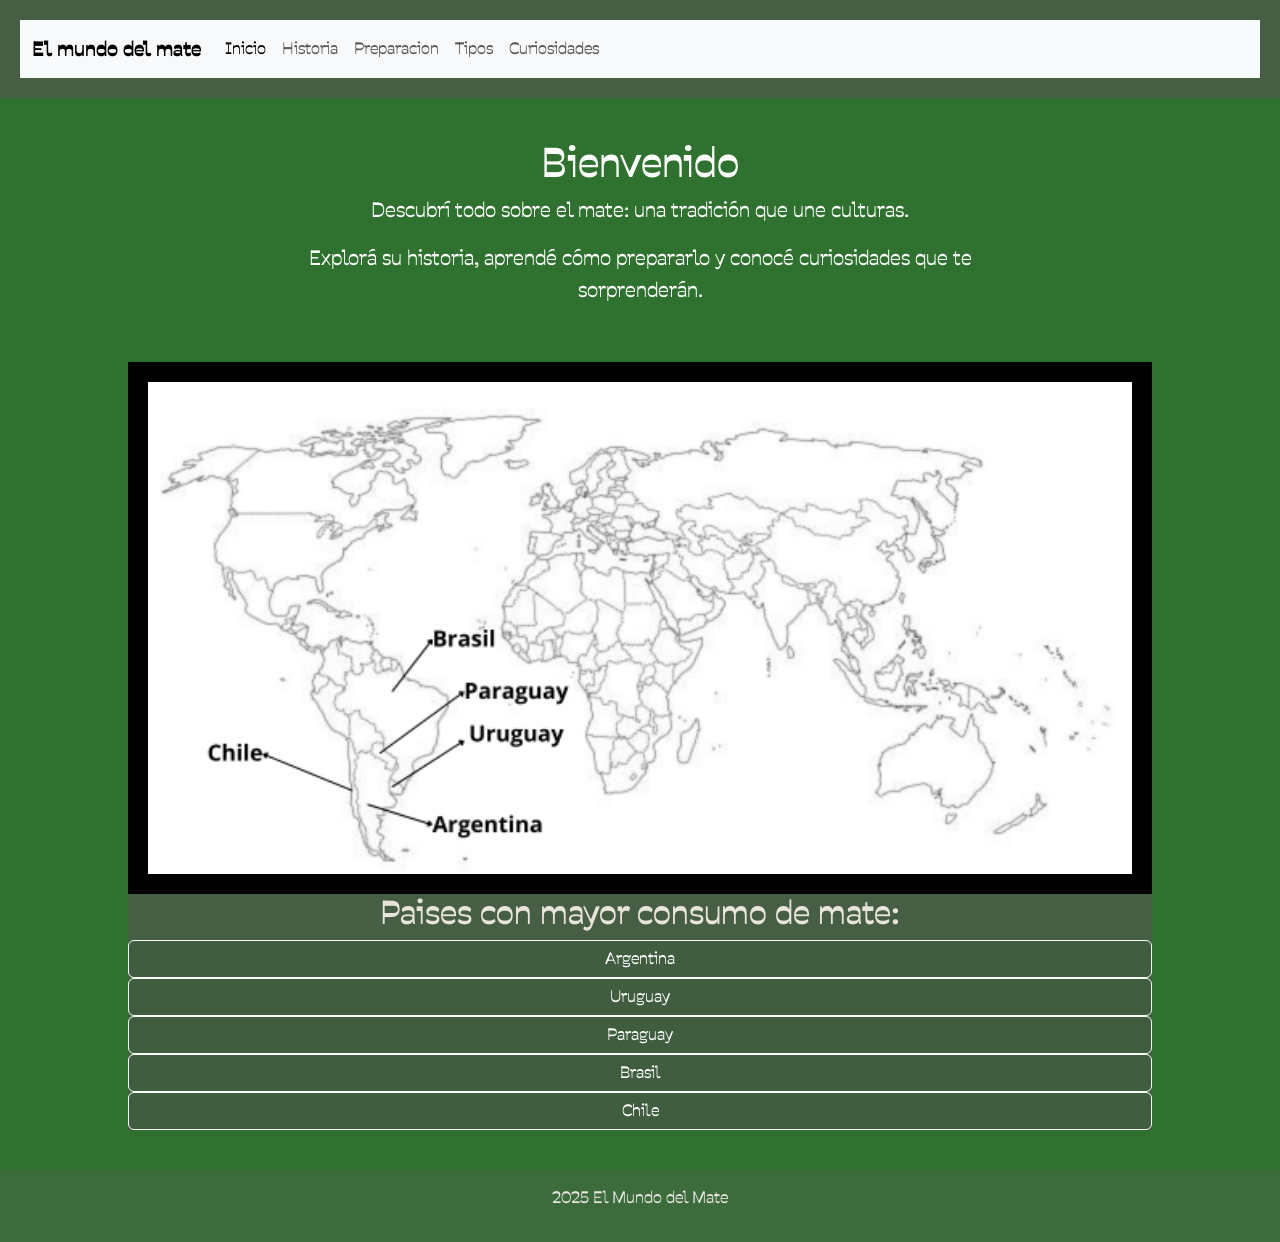
<file: index.html>
<!DOCTYPE html>
<html lang="es">
<head>
  <meta charset="UTF-8">
  <meta name="viewport" content="width=device-width, initial-scale=1.0">
    <meta name="description" content="Descubrí todo sobre el mate: historia, preparación, tipos y curiosidades de una tradición que une culturas.">
  <meta name="keywords" content="mate, yerba mate, historia del mate, preparación mate, tipos de mate, curiosidades mate, tradición sudamericana">
  <title>El Mundo del Mate</title>
  <link href="https://cdn.jsdelivr.net/npm/bootstrap@5.3.7/dist/css/bootstrap.min.css" rel="stylesheet" integrity="sha384-LN+7fdVzj6u52u30Kp6M/trliBMCMKTyK833zpbD+pXdCLuTusPj697FH4R/5mcr" crossorigin="anonymous">
 <link rel="preconnect" href="https://fonts.googleapis.com">
<link rel="preconnect" href="https://fonts.gstatic.com" crossorigin>
<link href="https://fonts.googleapis.com/css2?family=Oswald:wght@200..700&family=Parastoo:wght@400..700&family=Savate:ital,wght@0,200..900;1,200..900&family=UoqMunThenKhung&family=WDXL+Lubrifont+SC&display=swap" rel="stylesheet">
 <link rel="stylesheet" href="css/styles.css">
<body id="fondoMate">
  <header>
    <nav class="navbar navbar-expand-lg bg-body-tertiary">
      <div class="container-fluid">
        <a class="navbar-brand" href="#">El mundo del mate</a>
        <button class="navbar-toggler" type="button" data-bs-toggle="collapse" data-bs-target="#navbarNavAltMarkup" aria-controls="navbarNavAltMarkup" aria-expanded="false" aria-label="Toggle navigation">
          <span class="navbar-toggler-icon"></span>
       </button>
       <div class="collapse navbar-collapse" id="navbarNavAltMarkup">
          <div class="navbar-nav">
            <a class="nav-link active" aria-current="page" href="#">Inicio</a>
            <a class="nav-link" href="./paginas/historia.html">Historia</a>
            <a class="nav-link" href="./paginas/preparacion.html">Preparacion</a>
            <a class="nav-link" href="./paginas/tipos.html">Tipos</a>
            <a class="nav-link" href="./paginas/curiosidades.html">Curiosidades</a>
         </div>
       </div>
     </div>
   </nav>
 </header>
 <main>
    <h2 class="agrandarTitulo">Bienvenido</h2>
    <p class="parrafoImportante">Descubrí todo sobre el mate: una tradición que une culturas.</p>
    <p class="parrafoImportante">Explorá su historia, aprendé cómo prepararlo y conocé curiosidades que te sorprenderán.</p>
  </main>
  <div>
    <img src="./img/mapaMundo.png" alt="mapa mundo">
    <article class="d-flex flex-column ">
      <h2>Paises con mayor consumo de mate:</h2>
    <!-- boton 1  -->
    <div>
        <button class="btn btn-primary" type="button" data-bs-toggle="collapse" data-bs-target="#collapse1" aria-expanded="false" aria-controls="collapse1">
          Argentina
        </button>
      <div>
        <div class="collapse collapse-horizontal" id="collapse1">
          <div class="card card-body  text-success" >
             -Es el mayor consumidor mundial de yerba mate.Más del 90% de la población consume mate con regularidad.Consumo anual per cápita: ~6,5 kg por persona (de yerba seca).El mate es parte del día a día, se toma en casa, en el trabajo, en parques, y es un fuerte símbolo de amistad y reunión.
          </div>
        </div>
      </div>
    </div>

    <!-- boton 2 -->
    <div>
        <button class="btn btn-secondary" type="button" data-bs-toggle="collapse" data-bs-target="#collapse2" aria-expanded="false" aria-controls="collapse2">
         Uruguay
        </button>
      <div>
        <div class="collapse collapse-horizontal" id="collapse2">
          <div class="card card-body text-success">
            -Es el país con mayor consumo per cápita del mundo, con unos 8-10 kg de yerba mate por persona al año.Es muy común ver a los uruguayos caminando con termo y mate bajo el brazo.Incluso tienen regulaciones laborales que permiten hacer pausas para cebar mate
          </div>
        </div>
      </div>
    </div>

    <!-- boton 3 -->
    <div>
        <button class="btn btn-success" type="button" data-bs-toggle="collapse" data-bs-target="#collapse3" aria-expanded="false" aria-controls="collapse3">
          Paraguay
        </button>
      <div>
        <div class="collapse collapse-horizontal" id="collapse3">
          <div class="card card-body text-success">
            -También altísimo consumo, aunque prefieren mucho el tereré, que es la yerba mate preparada con agua fría y a veces con hierbas medicinales o jugo.El mate caliente también se toma, especialmente en invierno.
          </div>
        </div>
      </div>
    </div>

    <!-- boton 4 -->
    <div>
        <button class="btn btn-warning" type="button" data-bs-toggle="collapse" data-bs-target="#collapse4" aria-expanded="false" aria-controls="collapse4">
          Brasil
        </button>
      <div>
        <div class="collapse collapse-horizontal" id="collapse4">
          <div class="card card-body text-success">
             -Se toma sobre todo en los estados del sur (Rio Grande do Sul, Paraná, Santa Catarina), donde el chimarrão es la versión local del mate.Tienen su propia forma de cebar, con un sabor generalmente más suave, y usan calabazas y bombillas características
          </div>
        </div>
      </div>
    </div>

    <!-- boton 5 -->
    <div>
        <button class="btn btn-dark" type="button" data-bs-toggle="collapse" data-bs-target="#collapse5" aria-expanded="false" aria-controls="collapse5">
          Chile
        </button>
      <div>
        <div class="collapse collapse-horizontal" id="collapse5">
          <div class="card card-body text-success">
             -Hay consumo, aunque no tan masivo. Se concentra más en la zona sur (especialmente en Magallanes y la Araucanía).Muchos chilenos toman mate influenciados por costumbres argentinas.
          </div>
        </div>
      </div>
    </div>
   </article> 
   </div>
 <footer>
    <p>2025 El Mundo del Mate</p>
 </footer>
 <script src="https://cdn.jsdelivr.net/npm/bootstrap@5.3.7/dist/js/bootstrap.bundle.min.js" integrity="sha384-ndDqU0Gzau9qJ1lfW4pNLlhNTkCfHzAVBReH9diLvGRem5+R9g2FzA8ZGN954O5Q" crossorigin="anonymous"></script>
</body>
</html>
</file>
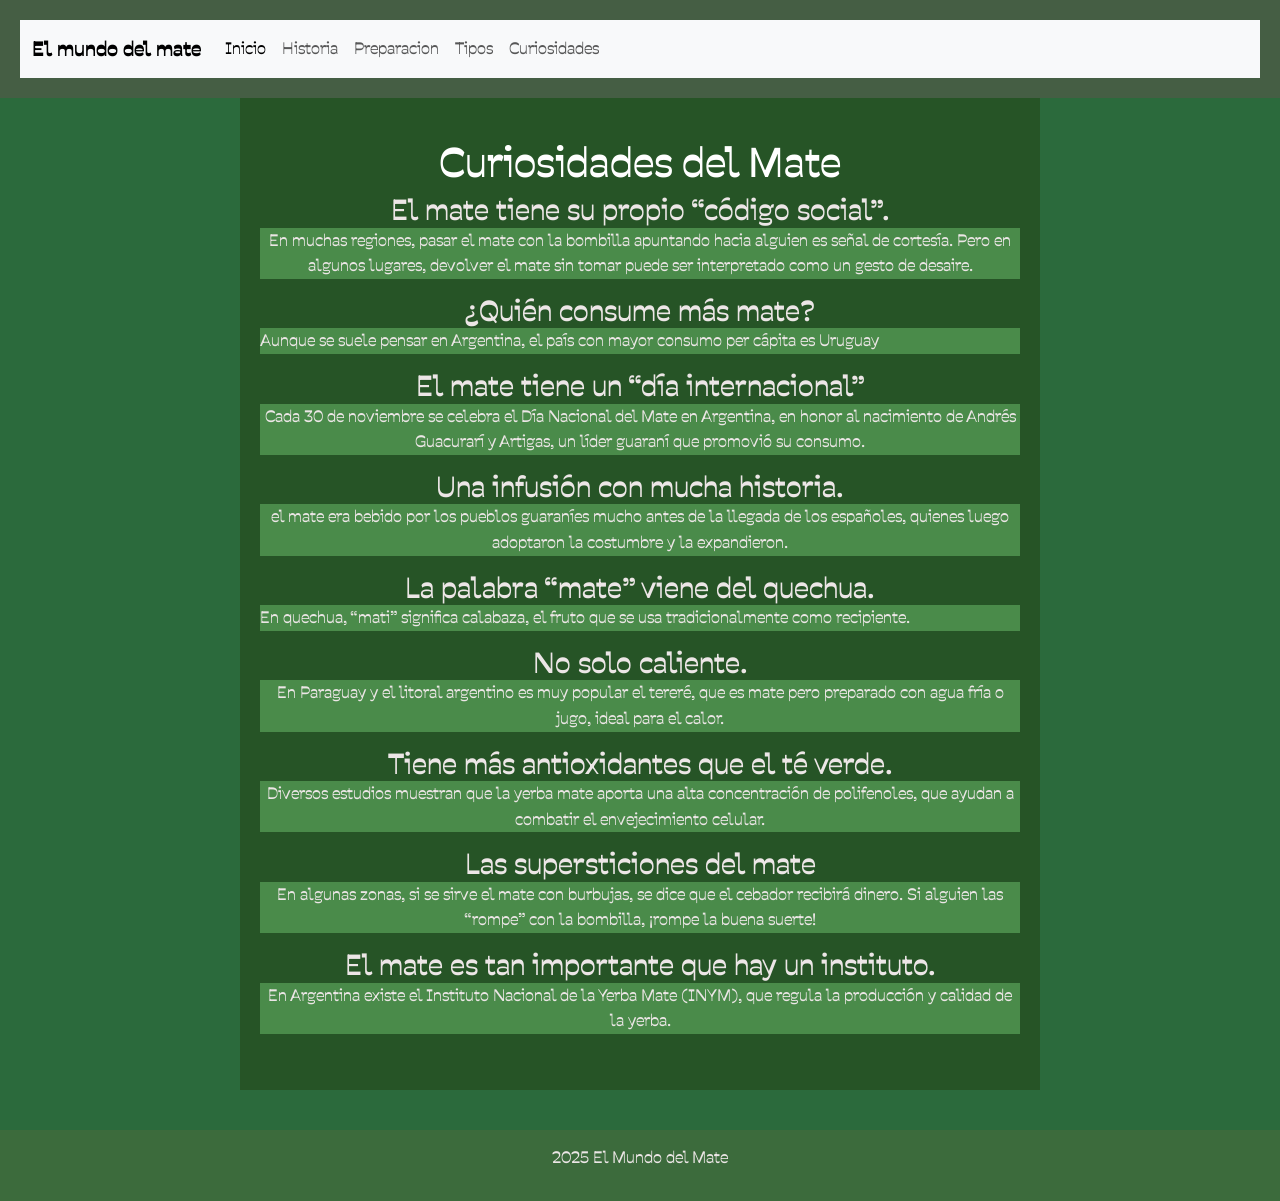
<file: paginas/curiosidades.html>
<!DOCTYPE html>
<html lang="en">
<head>
    <meta charset="UTF-8">
    <meta name="viewport" content="width=device-width, initial-scale=1.0">
    <title>curiosidades</title>
    <link href="https://cdn.jsdelivr.net/npm/bootstrap@5.3.7/dist/css/bootstrap.min.css" rel="stylesheet" integrity="sha384-LN+7fdVzj6u52u30Kp6M/trliBMCMKTyK833zpbD+pXdCLuTusPj697FH4R/5mcr" crossorigin="anonymous">
    <link rel="stylesheet" href="../css/styles.css">
     <link rel="preconnect" href="https://fonts.googleapis.com">
    <link rel="preconnect" href="https://fonts.gstatic.com" crossorigin>
    <link href="https://fonts.googleapis.com/css2?family=Oswald:wght@200..700&family=Parastoo:wght@400..700&family=Savate:ital,wght@0,200..900;1,200..900&family=UoqMunThenKhung&family=WDXL+Lubrifont+SC&display=swap" rel="stylesheet">
</head>
<body>
   <header>
     <nav class="navbar navbar-expand-lg bg-body-tertiary">
         <div class="container-fluid">
           <a class="navbar-brand" href="#">El mundo del mate</a>
           <button class="navbar-toggler" type="button" data-bs-toggle="collapse" data-bs-target="#navbarNavAltMarkup" aria-controls="navbarNavAltMarkup" aria-expanded="false" aria-label="Toggle navigation">
              <span class="navbar-toggler-icon"></span>
           </button>
           <div class="collapse navbar-collapse" id="navbarNavAltMarkup">
             <div class="navbar-nav">
               <a class="nav-link active" aria-current="page" href="../index.html">Inicio</a>
               <a class="nav-link" href="./historia.html">Historia</a>
               <a class="nav-link" href="./preparacion.html">Preparacion</a>
               <a class="nav-link" href="./tipos.html">Tipos</a>
               <a class="nav-link" href="./curiosidades.html">Curiosidades</a>
             </div>
            </div>
         </div>
       </nav>
   </header>
   <main class="curiosidades">
     <h2 class="agrandarTitulo">Curiosidades del Mate</h2>
     <h3 class="titulos">El mate tiene su propio “código social”.</h3>
     <p class="lineas">En muchas regiones, pasar el mate con la bombilla apuntando hacia alguien es señal de cortesía. Pero en algunos lugares, devolver el mate sin tomar puede ser interpretado como un gesto de desaire.</p>
     <h3 class="titulos">¿Quién consume más mate?</h3>
     <p class="lineas">Aunque se suele pensar en Argentina, el país con mayor consumo per cápita es Uruguay</p>
     <h3 class="titulos">El mate tiene un “día internacional”</h3>
     <p class="lineas">Cada 30 de noviembre se celebra el Día Nacional del Mate en Argentina, en honor al nacimiento de Andrés Guacurarí y Artigas, un líder guaraní que promovió su consumo.</p>
     <h3 class="titulos">Una infusión con mucha historia.</h3>
     <p class="lineas">el mate era bebido por los pueblos guaraníes mucho antes de la llegada de los españoles, quienes luego adoptaron la costumbre y la expandieron.</p>
     <h3 class="titulos">La palabra “mate” viene del quechua.</h3>
     <p class="lineas">En quechua, “mati” significa calabaza, el fruto que se usa tradicionalmente como recipiente.</p>
     <h3 class="titulos">No solo caliente.</h3>
     <p class="lineas">En Paraguay y el litoral argentino es muy popular el tereré, que es mate pero preparado con agua fría o jugo, ideal para el calor.</p>
     <h3 class="titulos">Tiene más antioxidantes que el té verde.</h3>
     <p class="lineas">Diversos estudios muestran que la yerba mate aporta una alta concentración de polifenoles, que ayudan a combatir el envejecimiento celular.</p>
     <h3 class="titulos">Las supersticiones del mate</h3>
     <p class="lineas">En algunas zonas, si se sirve el mate con burbujas, se dice que el cebador recibirá dinero. Si alguien las “rompe” con la bombilla, ¡rompe la buena suerte!</p>
     <h3 class="titulos">El mate es tan importante que hay un instituto.</h3>
     <p class="lineas">En Argentina existe el Instituto Nacional de la Yerba Mate (INYM), que regula la producción y calidad de la yerba.</p>
   </main>
 <footer>
    <p> 2025 El Mundo del Mate</p>
 </footer>
 <script src="https://cdn.jsdelivr.net/npm/bootstrap@5.3.7/dist/js/bootstrap.bundle.min.js" integrity="sha384-ndDqU0Gzau9qJ1lfW4pNLlhNTkCfHzAVBReH9diLvGRem5+R9g2FzA8ZGN954O5Q" crossorigin="anonymous"></script>
</body>
</html>
</file>
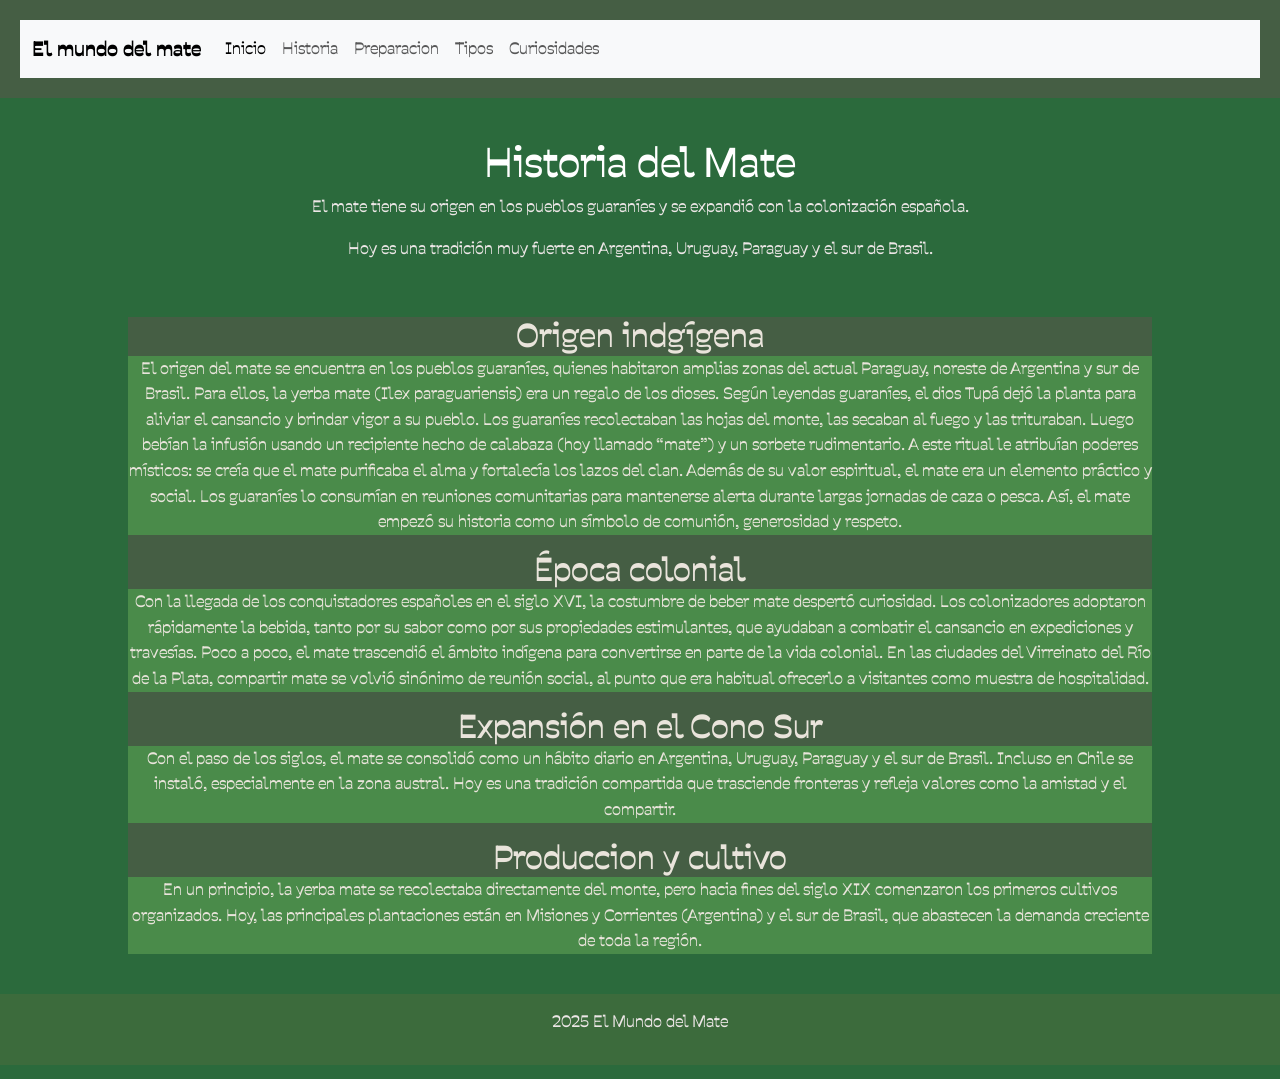
<file: paginas/historia.html>
<!DOCTYPE html>
<html lang="es">
<head>
  <meta charset="UTF-8">
  <meta name="viewport" content="width=device-width, initial-scale=1.0">
  <title>Historia del mate</title>
  <link href="https://cdn.jsdelivr.net/npm/bootstrap@5.3.7/dist/css/bootstrap.min.css" rel="stylesheet" integrity="sha384-LN+7fdVzj6u52u30Kp6M/trliBMCMKTyK833zpbD+pXdCLuTusPj697FH4R/5mcr" crossorigin="anonymous">
  <link rel="stylesheet" href="../css/styles.css">
   <link rel="preconnect" href="https://fonts.googleapis.com">
<link rel="preconnect" href="https://fonts.gstatic.com" crossorigin>
<link href="https://fonts.googleapis.com/css2?family=Oswald:wght@200..700&family=Parastoo:wght@400..700&family=Savate:ital,wght@0,200..900;1,200..900&family=UoqMunThenKhung&family=WDXL+Lubrifont+SC&display=swap" rel="stylesheet">
</head>
<body class="textoContenedor">

  <header>
    <nav class="navbar navbar-expand-lg bg-body-tertiary">
         <div class="container-fluid">
           <a class="navbar-brand" href="#">El mundo del mate</a>
           <button class="navbar-toggler" type="button" data-bs-toggle="collapse" data-bs-target="#navbarNavAltMarkup" aria-controls="navbarNavAltMarkup" aria-expanded="false" aria-label="Toggle navigation">
              <span class="navbar-toggler-icon"></span>
           </button>
           <div class="collapse navbar-collapse" id="navbarNavAltMarkup">
             <div class="navbar-nav">
               <a class="nav-link active" aria-current="page" href="../index.html">Inicio</a>
               <a class="nav-link" href="./historia.html">Historia</a>
               <a class="nav-link" href="./preparacion.html">Preparacion</a>
               <a class="nav-link" href="./tipos.html">Tipos</a>
               <a class="nav-link" href="./curiosidades.html">Curiosidades</a>
             </div>
            </div>
         </div>
       </nav>
  </header>
  <main>
    <h2 class="agrandarTitulo">Historia del Mate</h2>
    <p>El mate tiene su origen en los pueblos guaraníes y se expandió con la colonización española.</p>
    <p>Hoy es una tradición muy fuerte en Argentina, Uruguay, Paraguay y el sur de Brasil.</p>
  </main>
  <article >
   <section>
     <h2 class="titulos">Origen indgígena</h2>
     <p class="lineas">El origen del mate se encuentra en los pueblos guaraníes, quienes habitaron amplias zonas del actual Paraguay, noreste de Argentina y sur de Brasil. Para ellos, la yerba mate (Ilex paraguariensis) era un regalo de los dioses. Según leyendas guaraníes, el dios Tupá dejó la planta para aliviar el cansancio y brindar vigor a su pueblo.
     Los guaraníes recolectaban las hojas del monte, las secaban al fuego y las trituraban. Luego bebían la infusión usando un recipiente hecho de calabaza (hoy llamado “mate”) y un sorbete rudimentario. A este ritual le atribuían poderes místicos: se creía que el mate purificaba el alma y fortalecía los lazos del clan.
     Además de su valor espiritual, el mate era un elemento práctico y social. Los guaraníes lo consumían en reuniones comunitarias para mantenerse alerta durante largas jornadas de caza o pesca. Así, el mate empezó su historia como un símbolo de comunión, generosidad y respeto.</p>
    </section>
    <section>
      <h2 class="titulos">Época colonial</h2>
      <p class="lineas">Con la llegada de los conquistadores españoles en el siglo XVI, la costumbre de beber mate despertó curiosidad. Los colonizadores adoptaron rápidamente la bebida, tanto por su sabor como por sus propiedades estimulantes, que ayudaban a combatir el cansancio en expediciones y travesías.
      Poco a poco, el mate trascendió el ámbito indígena para convertirse en parte de la vida colonial. En las ciudades del Virreinato del Río de la Plata, compartir mate se volvió sinónimo de reunión social, al punto que era habitual ofrecerlo a visitantes como muestra de hospitalidad.</p>
   </section>
   <section>
     <h2 class="titulos">Expansión en el Cono Sur</h2>
     <p class="lineas">Con el paso de los siglos, el mate se consolidó como un hábito diario en Argentina, Uruguay, Paraguay y el sur de Brasil. Incluso en Chile se instaló, especialmente en la zona austral. Hoy es una tradición compartida que trasciende fronteras y refleja valores como la amistad y el compartir.</p>
   </section>
   <section>
     <h2 class="titulos">Produccion y cultivo</h2>
     <p class="lineas">En un principio, la yerba mate se recolectaba directamente del monte, pero hacia fines del siglo XIX comenzaron los primeros cultivos organizados. Hoy, las principales plantaciones están en Misiones y Corrientes (Argentina) y el sur de Brasil, que abastecen la demanda creciente de toda la región.</p>
   </section>
  </article>
  <footer>
    <p>2025 El Mundo del Mate</p>
  </footer>
  <script src="https://cdn.jsdelivr.net/npm/bootstrap@5.3.7/dist/js/bootstrap.bundle.min.js" integrity="sha384-ndDqU0Gzau9qJ1lfW4pNLlhNTkCfHzAVBReH9diLvGRem5+R9g2FzA8ZGN954O5Q" crossorigin="anonymous"></script>
</body>
</html>
</file>
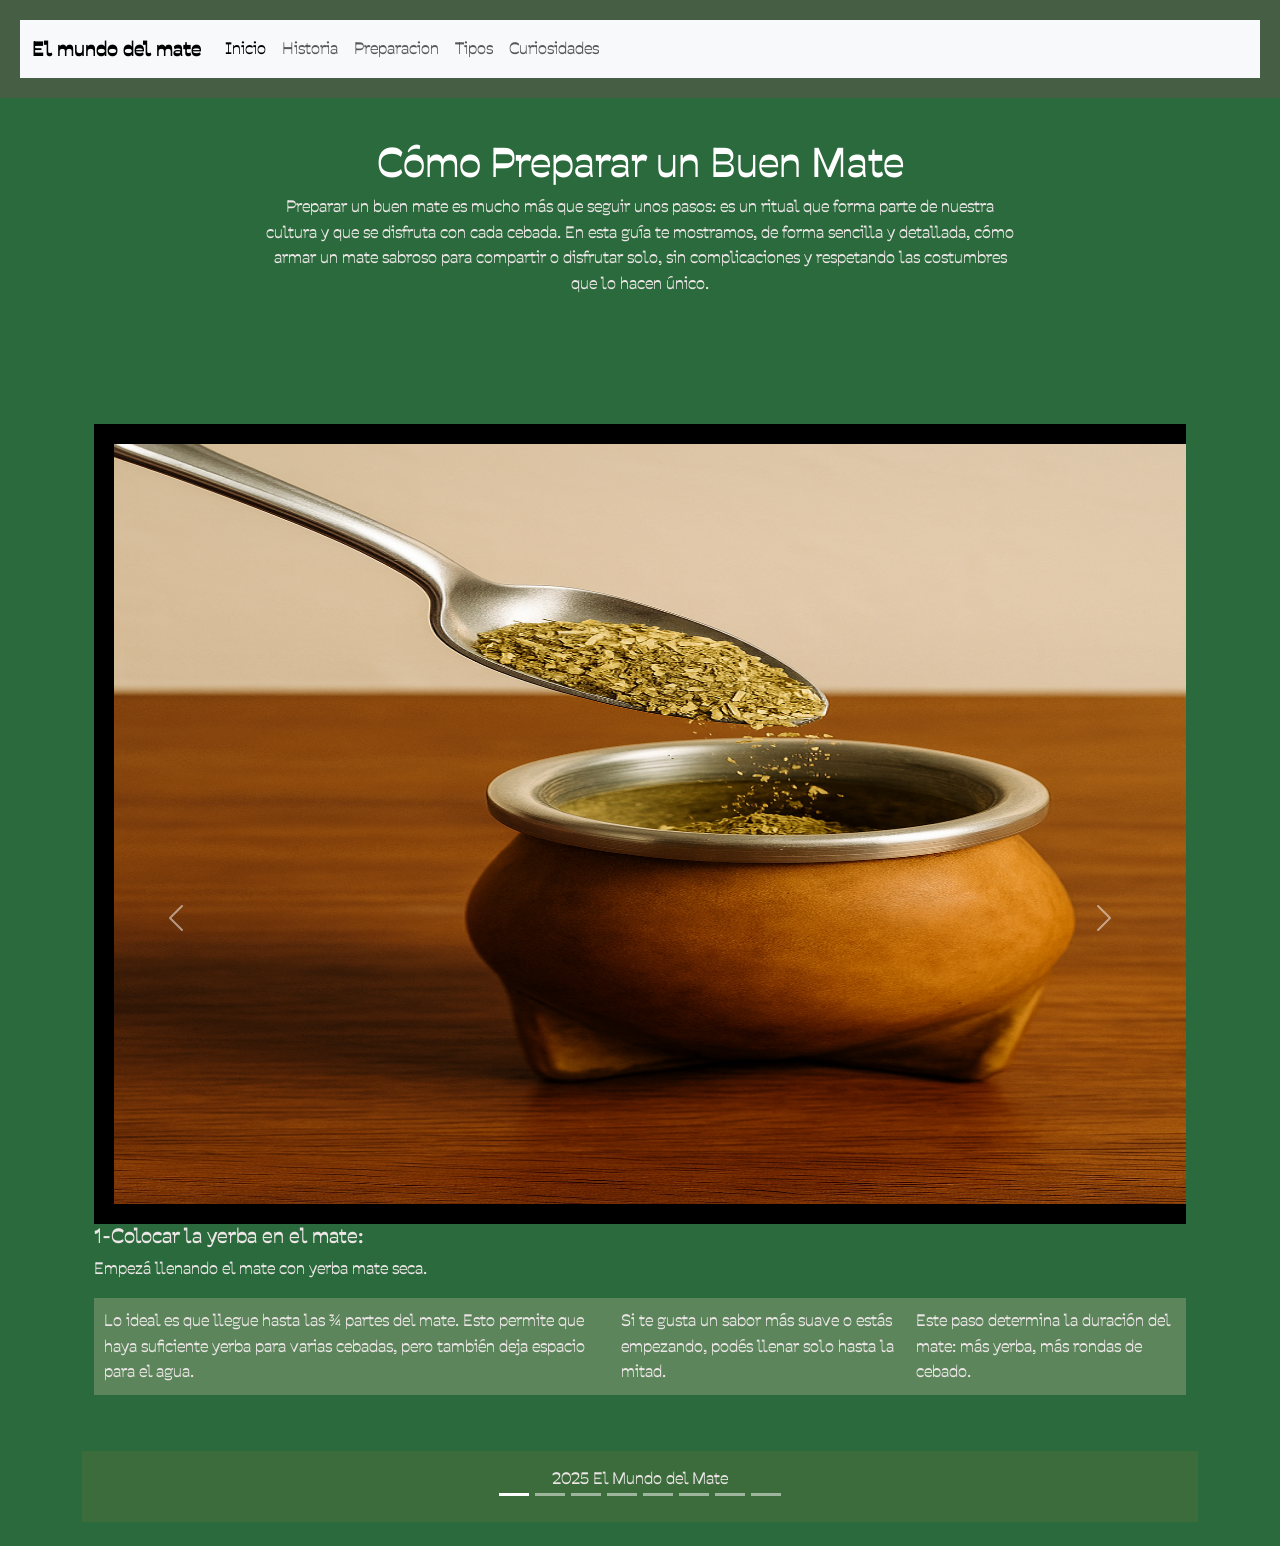
<file: paginas/preparacion.html>
<!DOCTYPE html>
<html lang="en">
<head>
    <meta charset="UTF-8">
    <meta name="viewport" content="width=device-width, initial-scale=1.0">
    <title>Preparacion</title>
    <link href="https://cdn.jsdelivr.net/npm/bootstrap@5.3.7/dist/css/bootstrap.min.css" rel="stylesheet" integrity="sha384-LN+7fdVzj6u52u30Kp6M/trliBMCMKTyK833zpbD+pXdCLuTusPj697FH4R/5mcr" crossorigin="anonymous">
    <link rel="stylesheet" href="../css/styles.css">
     <link rel="preconnect" href="https://fonts.googleapis.com">
    <link rel="preconnect" href="https://fonts.gstatic.com" crossorigin>
    <link href="https://fonts.googleapis.com/css2?family=Oswald:wght@200..700&family=Parastoo:wght@400..700&family=Savate:ital,wght@0,200..900;1,200..900&family=UoqMunThenKhung&family=WDXL+Lubrifont+SC&display=swap" rel="stylesheet">
</head>
<body>
 <header>
   <nav class="navbar navbar-expand-lg bg-body-tertiary">
         <div class="container-fluid">
           <a class="navbar-brand" href="#">El mundo del mate</a>
           <button class="navbar-toggler" type="button" data-bs-toggle="collapse" data-bs-target="#navbarNavAltMarkup" aria-controls="navbarNavAltMarkup" aria-expanded="false" aria-label="Toggle navigation">
              <span class="navbar-toggler-icon"></span>
           </button>
           <div class="collapse navbar-collapse" id="navbarNavAltMarkup">
             <div class="navbar-nav">
               <a class="nav-link active" aria-current="page" href="../index.html">Inicio</a>
               <a class="nav-link" href="./historia.html">Historia</a>
               <a class="nav-link" href="./preparacion.html">Preparacion</a>
               <a class="nav-link" href="./tipos.html">Tipos</a>
               <a class="nav-link" href="./curiosidades.html">Curiosidades</a>
             </div>
            </div>
         </div>
       </nav>
 </header>
 <main>
    <h2 class="agrandarTitulo">Cómo Preparar un Buen Mate</h2>
    <p>Preparar un buen mate es mucho más que seguir unos pasos: es un ritual que forma parte de nuestra cultura y que se disfruta con cada cebada. En esta guía te mostramos, de forma sencilla y detallada, cómo armar un mate sabroso para compartir o disfrutar solo, sin complicaciones y respetando las costumbres que lo hacen único.</p>
 </main> 
 <div class="container my-4">
  <div id="miCarrusel" class="carousel slide" data-bs-ride="false">
    <div class="carousel-indicators">
      <button type="button" data-bs-target="#miCarrusel" data-bs-slide-to="0" class="active" aria-current="true" aria-label="Slide 1"></button>
      <button type="button" data-bs-target="#miCarrusel" data-bs-slide-to="1" aria-label="Slide 2"></button>
      <button type="button" data-bs-target="#miCarrusel" data-bs-slide-to="2" aria-label="Slide 3"></button>
      <button type="button" data-bs-target="#miCarrusel" data-bs-slide-to="3" aria-label="Slide 4"></button>
      <button type="button" data-bs-target="#miCarrusel" data-bs-slide-to="4" aria-label="Slide 5"></button>
      <button type="button" data-bs-target="#miCarrusel" data-bs-slide-to="5" aria-label="Slide 6"></button>
      <button type="button" data-bs-target="#miCarrusel" data-bs-slide-to="6" aria-label="Slide 7"></button>
      <button type="button" data-bs-target="#miCarrusel" data-bs-slide-to="7" aria-label="Slide 8"></button>
    </div>
    <div class="carousel-inner">
      <div class="container mt-5">
  <div id="carruselPersonalizado" class="carousel slide" data-bs-ride="false">
    <div class="carousel-inner">

      <!-- paso 1 -->
      <div class="carousel-item active">
        <img src="../img/yerbaenmate.png" class="d-block w-100 imagen-carousel" alt="yerba en mate" />
        <div class="texto-slide">
          <h5>1-Colocar la yerba en el mate:</h5>
          <p>
            Empezá llenando el mate con yerba mate seca.
            <ul>
             <li>Lo ideal es que llegue hasta las ¾ partes del mate. Esto permite que haya suficiente yerba para varias cebadas, pero también deja espacio para el agua.</li>
             <li>Si te gusta un sabor más suave o estás empezando, podés llenar solo hasta la mitad.</li>
             <li>Este paso determina la duración del mate: más yerba, más rondas de cebado.</li>
           </ul>
          </p>
        </div>
      </div>
        <!-- paso 2 -->
      <div class="carousel-item">
        <img src="../img/sacandopolvillo.avif" class="d-block imagen-carousel" alt="sacando el polvillo" />
        <div class="texto-slide">
          <h5>2-Tapar la boca del mate y sacudir:</h5>
          <p>
             Antes de poner agua, cubrí la boca del mate con la palma de tu mano, invertí el mate boca abajo y sacudilo suavemente unas cuantas veces.
            <ul>
              <li>Esto hace que el polvo más fino suba a la parte superior, mientras que las hojas más grandes quedan abajo.</li>
              <li>Así se evita que el polvo tape la bombilla luego y se logra un mate más parejo.</li>
              <li>También sirve para airear la yerba y que no quede apelmazada.</li>
           </ul>
          </p>
        </div>
      </div>
        <!-- paso 3 -->
      <div class="carousel-item">
        <img src="../img/inclinarmate.png" class="d-block  imagen-carousel" alt="inclinar mate" />
        <div class="texto-slide">
          <h5>3-Inclinar la yerba para formar el "montículo:</h5>
          <p>
            Volvé a colocar el mate en posición normal, pero inclinalo despacio en un ángulo de unos 45°, de forma que la yerba se acumule hacia un costado.
             <ul>
                <li>Así se crea una especie de pendiente o montañita de yerba, dejando un hueco libre en el lado opuesto.</li>
                <li>Este hueco servirá como “zona de cebado”, es decir, el lugar donde siempre vas a verter el agua.</li>
                <li>Al hacerlo así, la yerba no se moja toda de golpe, extendiendo el sabor durante más cebadas.</li>
             </ul>
          </p>
        </div>
      </div>
       <!-- paso 4 -->
      <div class="carousel-item">
        <img src="../img/sirveagua.jpg" class="d-block  imagen-carousel" alt="sirviendo agua tibia" />
        <div class="texto-slide">
          <h5>4-Verter un poco de agua tibia:</h5>
          <p>
            Antes de usar agua caliente, echá un chorrito de agua tibia (alrededor de 40°C) en el hueco que formaste.
            <ul>
              <li>Dejá que la yerba absorba esa agua por unos 30 segundos.</li>
              <li>Esto se llama “despertar la yerba” y hace que el polvo y las hojas se hidraten gradualmente, evitando que se quemen cuando uses el agua caliente.</li>
              <li>Saltarte este paso puede hacer que el mate se vuelva muy amargo desde la primera cebada.</li>
            </ul>
          </p>
        </div>
      </div>
          <!-- paso 5 -->
      <div class="carousel-item">
        <img src="../img/poniendobombilla.webp" class="d-block imagen-carousel" alt="poniendo bombilla" />
        <div class="texto-slide">
          <h5>5-Colocar la bombilla:</h5>
          <p>Cuando la yerba ya absorbió el agua tibia, introducí la bombilla con cuidado en el hueco húmedo, apuntando hacia el fondo.
            <ul>
              <li>Es importante no moverla demasiado, para no desarmar la estructura del montículo de yerba.</li>
             <li>Si la bombilla se mueve mucho después de puesta, puede romper el “canal” que se forma, haciendo que el mate se tape o pierda sabor rápido.</li>
           </ul>
          </p>
        </div>
      </div>
       <!-- paso 6 -->
      <div class="carousel-item">
        <img src="../img/echandoleagua.png" class="d-block imagen-carousel" alt="echandole agua" />
        <div class="texto-slide">
          <h5>6-Cebar con agua caliente:</h5>
          <p>
            <ul>
              <li>La temperatura es ideal entre 70°c y 80°c. Si esta hirviendo , va a quemar la yerba y volveria demasiada amarga</li>
              <li>verté el agua despacio, siempre en el mismo lugar donde pusiste el agua tibia y donde está la bombilla</li>
              <li>No mojes toda la yerba de golpe.De esa manera, las zonas secas se irán hidratando de a poco , prolongando el sabor del mate</li>
            </ul>
          </p>
        </div>
      </div>
       <!-- paso 7 -->
      <div class="carousel-item">
        <img src="../img/tomandomate.jpg" class="d-block imagen-carousel" alt="tomando mate" />
        <div class="texto-slide">
          <h5>7-Tomar y repetir:</h5>
          <p>Bebé el mate entero hasta que se escuche un “gorgoteo” que indica que ya no queda más agua.
             <ul>
                <li>Después volvés a cebar en el mismo lugar.</li>
                <li>El mate se va “lavando” con cada cebada: al principio será más intenso y con el tiempo perderá fuerza.</li>
                <li>Cuando la yerba ya no tenga sabor, es momento de cambiarla.</li>
             </ul>
            </p>
        </div>
      </div>
       <!-- paso 8 -->
      <div class="carousel-item">
        <img src="../img/compartiendomate.jpg" class="d-block imagen-carousel" alt="compartiendo mate" />
        <div class="texto-slide">
          <h5>8-Disfrutar y copartir:</h5>
          <p> El mate no es solo una bebida: es un acto social.
             <ul>
               <li>Compartilo con amigos o familia pasando el mate siempre en el mismo orden, y quien ceba se encarga de rellenarlo.</li>
               <li>Si estás solo, igual es un momento para disfrutar tranquilo y acompañar tus tareas o tu descanso.</li>
             </ul>
            </p>
        </div>
      </div>
    </div> 

    <button class="carousel-control-prev" type="button" data-bs-target="#miCarrusel" data-bs-slide="prev">
      <span class="carousel-control-prev-icon" aria-hidden="true"></span>
      <span class="visually-hidden">Anterior</span>
    </button>
    <button class="carousel-control-next" type="button" data-bs-target="#miCarrusel" data-bs-slide="next">
      <span class="carousel-control-next-icon" aria-hidden="true"></span>
      <span class="visually-hidden">Siguiente</span>
    </button>
  </div>
</div>
  <footer>
    <p>2025 El Mundo del Mate</p>
  </footer>
  <script src="https://cdn.jsdelivr.net/npm/bootstrap@5.3.7/dist/js/bootstrap.bundle.min.js" integrity="sha384-ndDqU0Gzau9qJ1lfW4pNLlhNTkCfHzAVBReH9diLvGRem5+R9g2FzA8ZGN954O5Q" crossorigin="anonymous"></script>
</body>
</html>
</file>
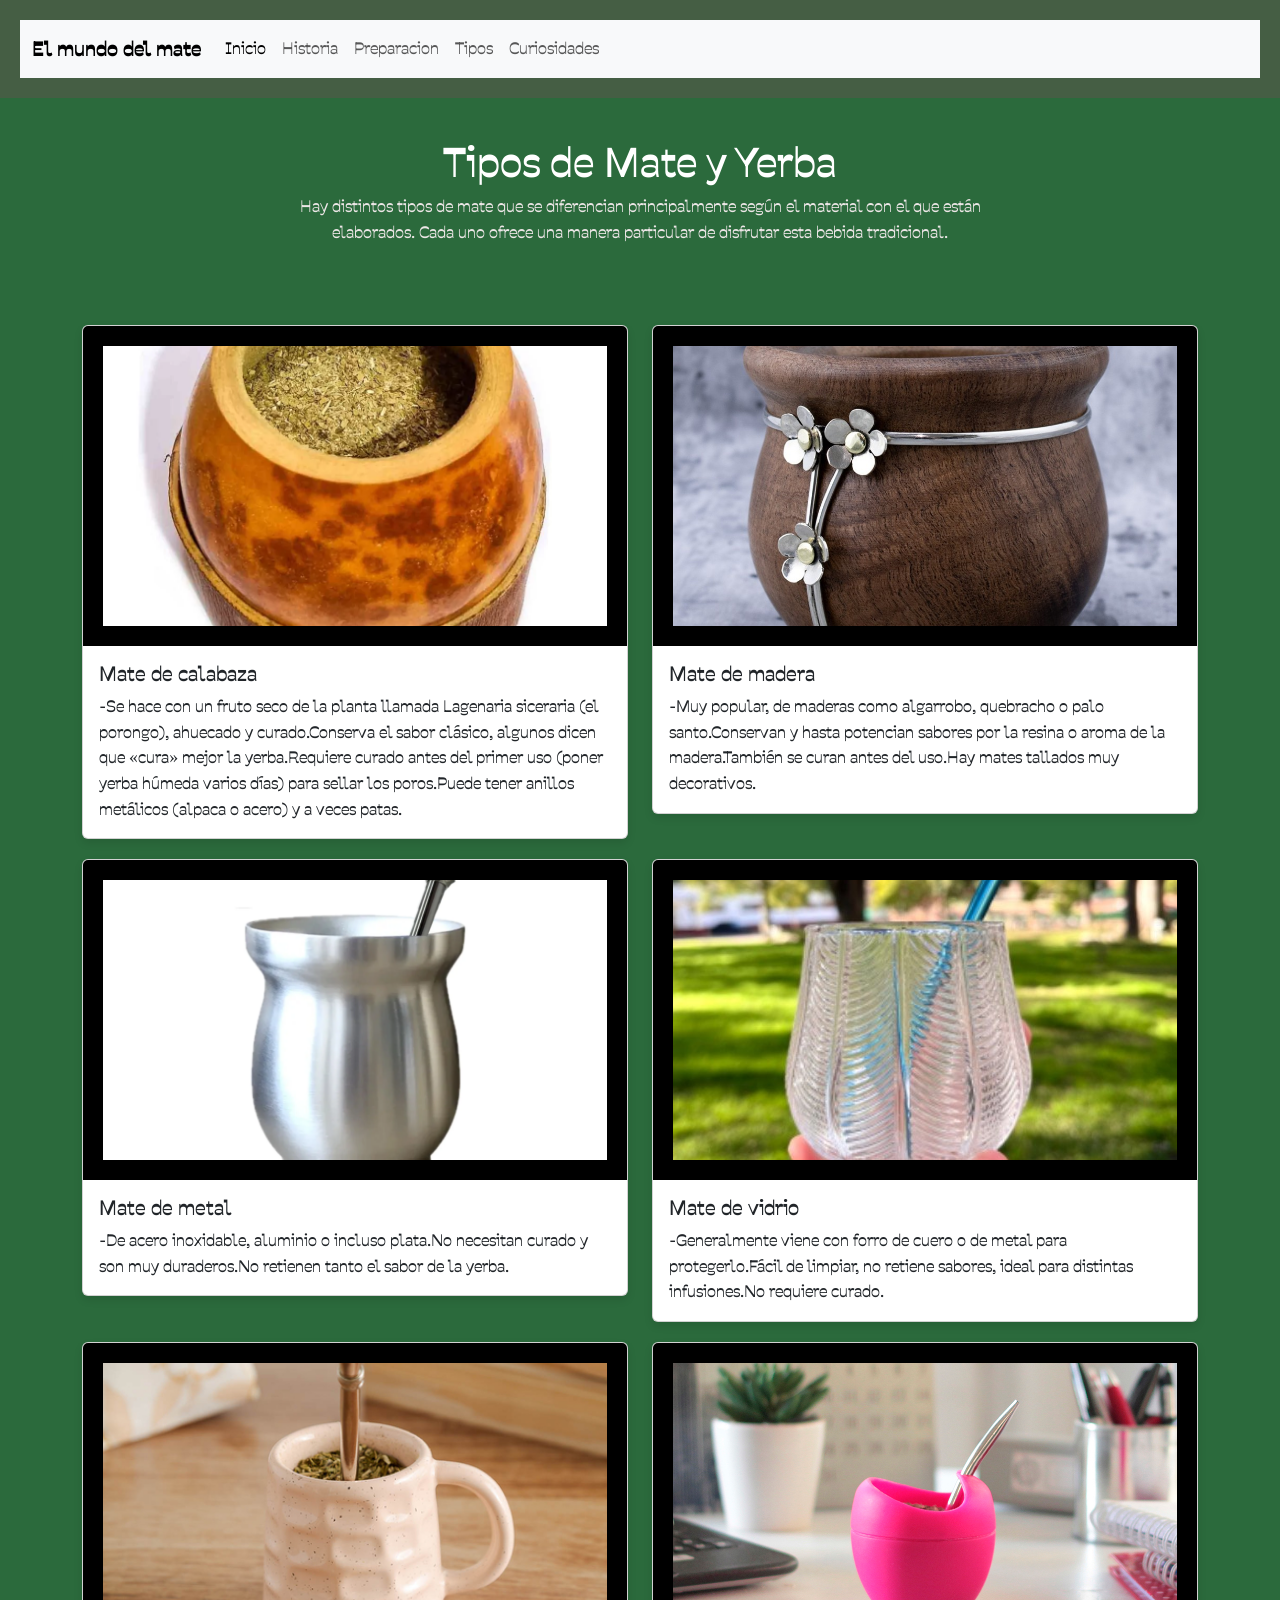
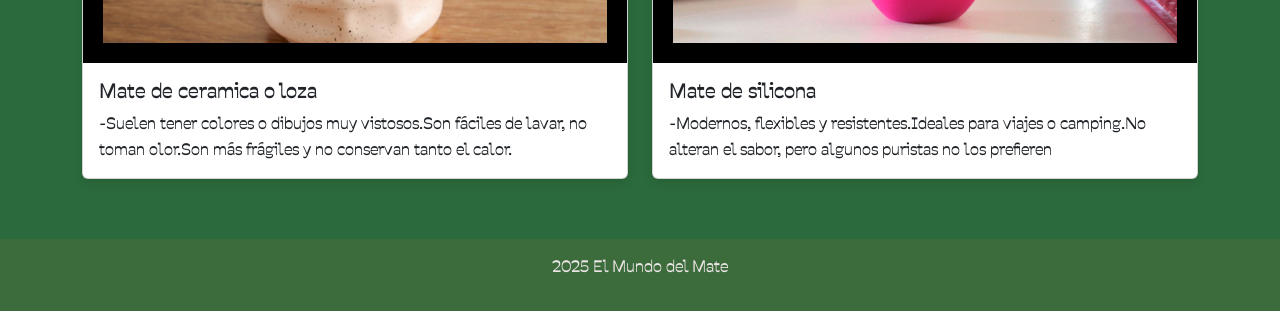
<file: paginas/tipos.html>
<!DOCTYPE html>
<html lang="en">
<head>
    <meta charset="UTF-8">
    <meta name="viewport" content="width=device-width, initial-scale=1.0">
    <title>Tipos de mates</title>
    <link href="https://cdn.jsdelivr.net/npm/bootstrap@5.3.7/dist/css/bootstrap.min.css" rel="stylesheet" integrity="sha384-LN+7fdVzj6u52u30Kp6M/trliBMCMKTyK833zpbD+pXdCLuTusPj697FH4R/5mcr" crossorigin="anonymous">
    <link rel="stylesheet" href="../css/styles.css">
     <link rel="preconnect" href="https://fonts.googleapis.com">
     <link rel="preconnect" href="https://fonts.gstatic.com" crossorigin>
     <link href="https://fonts.googleapis.com/css2?family=Oswald:wght@200..700&family=Parastoo:wght@400..700&family=Savate:ital,wght@0,200..900;1,200..900&family=UoqMunThenKhung&family=WDXL+Lubrifont+SC&display=swap" rel="stylesheet">
</head>
<body>
    <header>
       <nav class="navbar navbar-expand-lg bg-body-tertiary">
         <div class="container-fluid">
           <a class="navbar-brand" href="#">El mundo del mate</a>
           <button class="navbar-toggler" type="button" data-bs-toggle="collapse" data-bs-target="#navbarNavAltMarkup" aria-controls="navbarNavAltMarkup" aria-expanded="false" aria-label="Toggle navigation">
              <span class="navbar-toggler-icon"></span>
           </button>
           <div class="collapse navbar-collapse" id="navbarNavAltMarkup">
             <div class="navbar-nav">
               <a class="nav-link active" aria-current="page" href="../index.html">Inicio</a>
               <a class="nav-link" href="./historia.html">Historia</a>
               <a class="nav-link" href="./preparacion.html">Preparacion</a>
               <a class="nav-link" href="./tipos.html">Tipos</a>
               <a class="nav-link" href="./curiosidades.html">Curiosidades</a>
             </div>
            </div>
         </div>
       </nav>
   </header>
   <main>
     <h2 class="agrandarTitulo">Tipos de Mate y Yerba</h2>
     <p>Hay distintos tipos de mate que se diferencian principalmente según el material con el que están elaborados. Cada uno ofrece una manera particular de disfrutar esta bebida tradicional. </p>
   </main>
   <div class="container my-4">
  <div class="row">

    <!-- Card 1 -->
    <div class="col-md-6 col-lg-6">
      <div class="card">
        <img src="../img/mateCalabaza.webp" class="card-img-top" alt="mate de calabaza" />
        <div class="card-body">
          <h5 class="card-title">Mate de calabaza</h5>
          <p class="card-text"> -Se hace con un fruto seco de la planta llamada Lagenaria siceraria (el porongo), ahuecado y curado.Conserva el sabor clásico, algunos dicen que «cura» mejor la yerba.Requiere curado antes del primer uso (poner yerba húmeda varios días) para sellar los poros.Puede tener anillos metálicos (alpaca o acero) y a veces patas.</p>
        </div>
      </div>
    </div>

    <!-- Card 2 -->
    <div class="col-md-6 col-lg-6">
      <div class="card">
        <img src="../img/mateMadera.jpg" class="card-img-top" alt="mate de madera" />
        <div class="card-body">
          <h5 class="card-title">Mate de madera</h5>
          <p class="card-text">-Muy popular, de maderas como algarrobo, quebracho o palo santo.Conservan y hasta potencian sabores por la resina o aroma de la madera.También se curan antes del uso.Hay mates tallados muy decorativos.</p>
        </div>
      </div>
    </div>

    <!-- Card 3 -->
    <div class="col-md-6 col-lg-6">
      <div class="card">
        <img src="../img/mateMetal.webp" class="card-img-top" alt="mate de metal" />
        <div class="card-body">
          <h5 class="card-title">Mate de metal</h5>
          <p class="card-text">-De acero inoxidable, aluminio o incluso plata.No necesitan curado y son muy duraderos.No retienen tanto el sabor de la yerba.</p>
        </div>
      </div>
    </div>

    <!-- Card 4 -->
    <div class="col-md-6 col-lg-6">
      <div class="card">
        <img src="../img/mateVidrio.jpg" class="card-img-top" alt="mate de vidrio" />
        <div class="card-body">
          <h5 class="card-title">Mate de vidrio</h5>
          <p class="card-text"> -Generalmente viene con forro de cuero o de metal para protegerlo.Fácil de limpiar, no retiene sabores, ideal para distintas infusiones.No requiere curado.</p>
        </div>
      </div>
    </div>

    <!-- Card 5 -->
    <div class="col-md-6 col-lg-6">
      <div class="card">
        <img src="../img/mateCeramica.jpg" class="card-img-top" alt="mate de ceramica" />
        <div class="card-body">
          <h5 class="card-title">Mate de ceramica o loza</h5>
          <p class="card-text">-Suelen tener colores o dibujos muy vistosos.Son fáciles de lavar, no toman olor.Son más frágiles y no conservan tanto el calor.</p>
        </div>
      </div>
    </div>

    <!-- Card 6 -->
    <div class="col-md-6 col-lg-6">
      <div class="card">
        <img src="../img/mateSilicona.jpg" class="card-img-top" alt="mate de silicona" />
        <div class="card-body">
          <h5 class="card-title">Mate de silicona</h5>
          <p class="card-text">-Modernos, flexibles y resistentes.Ideales para viajes o camping.No alteran el sabor, pero algunos puristas no los prefieren</p>
        </div>
      </div>
    </div>

  </div>
</div>
 <footer>
    <p>2025 El Mundo del Mate</p>
 </footer>
 <script src="https://cdn.jsdelivr.net/npm/bootstrap@5.3.7/dist/js/bootstrap.bundle.min.js" integrity="sha384-ndDqU0Gzau9qJ1lfW4pNLlhNTkCfHzAVBReH9diLvGRem5+R9g2FzA8ZGN954O5Q" crossorigin="anonymous"></script>
</body>
</html>
</file>
<file: css/styles.css>
@charset "UTF-8";
.curiosidades, .titulos, article {
  width: 80%;
  margin: 0 auto;
  text-align: center;
}

/* ARTÍCULOS */
article {
  background-color: rgb(69, 94, 68);
  color: #e9e4db;
}

/* BOTONES */
.btn {
  width: 100%;
  background-color: rgb(64, 93, 64);
  border: 1px solid rgb(248, 253, 248);
  color: white;
}
.btn:hover, .btn:active, .btn:focus {
  background-color: rgb(64, 93, 64);
  color: white;
}
.btn.btn-warning {
  color: white;
}

.card {
  margin-bottom: 20px;
  box-shadow: 0 4px 8px rgba(0, 0, 0, 0.1);
  transition: transform 0.2s ease-in-out;
}
.card .card-body {
  width: 100%;
}
.card .card-img-top {
  height: 20rem;
  object-fit: cover;
}

/* HEADER */
header {
  background-color: rgb(69, 94, 68);
  color: white;
  padding: 20px;
  text-align: center;
}

/* FOOTER */
footer {
  background-color: rgb(60, 107, 60);
  color: rgb(236, 230, 230);
  text-align: center;
  padding: 15px 0;
  margin-top: 40px;
}

/* MAIN */
main {
  padding: 40px 20px;
  max-width: 800px;
  margin: 0 auto;
  text-align: center;
}

/* NAVEGACIÓN */
div ul {
  list-style: none;
  display: flex;
  justify-content: center;
  gap: 10px;
  padding: 10px;
  background-color: rgb(92, 133, 92);
}
div a {
  color: rgb(236, 230, 230);
  text-decoration: none;
  font-weight: bold;
}
div a:hover {
  text-decoration: underline;
}

/* IMÁGENES */
img {
  width: 80%;
  display: block;
  margin: 0 auto;
  border: 20px solid #000;
}

/* BODY */
body {
  font-family: "Savate", sans-serif;
  background-color: rgb(43, 106, 60);
  background-size: cover;
  background-position: center;
  background-repeat: no-repeat;
  color: rgb(236, 230, 230);
  line-height: 1.6;
}

/* SECCIONES */
#fondoMate {
  background-color: rgb(47, 113, 47);
  color: rgb(48, 62, 30);
}

.agrandarTitulo {
  font-size: 40px;
  color: white;
}

.parrafoImportante {
  font-size: 20px;
  color: white;
}

/* MEDIA QUERIES */
/* Móviles */
@media (max-width: 767.98px) {
  .imagen-carousel {
    min-height: 20rem;
    min-width: 20rem;
    max-width: 20rem;
    max-height: 20rem;
  }
  .texto-slide {
    max-width: 20rem;
  }
}
/* Tablets */
@media (min-width: 768px) and (max-width: 991.98px) {
  .imagen-carousel {
    min-height: 40rem;
    min-width: 40rem;
    max-width: 40rem;
    max-height: 40rem;
  }
  .texto-slide {
    max-width: 40rem;
  }
}
/* Desktops */
@media (min-width: 992px) {
  .imagen-carousel {
    min-height: 50rem;
    min-width: 80rem;
    max-width: 80rem;
    max-height: 50rem;
  }
  .texto-slide {
    max-width: 80rem;
  }
}
/* RESET */
* {
  margin: 0;
  padding: 0;
  box-sizing: border-box;
}

/* LISTAS */
.textoContenedor {
  list-style-type: disc;
  margin-bottom: 14px;
}

/* TITULOS CENTRADOS */
/* LINEAS FLEX */
.lineas {
  display: flex;
  align-items: center;
  gap: 20px;
  background-color: rgb(74, 139, 74);
}

/* CURIOSIDADES */
.curiosidades {
  background-color: rgb(38, 84, 38);
}

/*# sourceMappingURL=styles.css.map */
</file>
